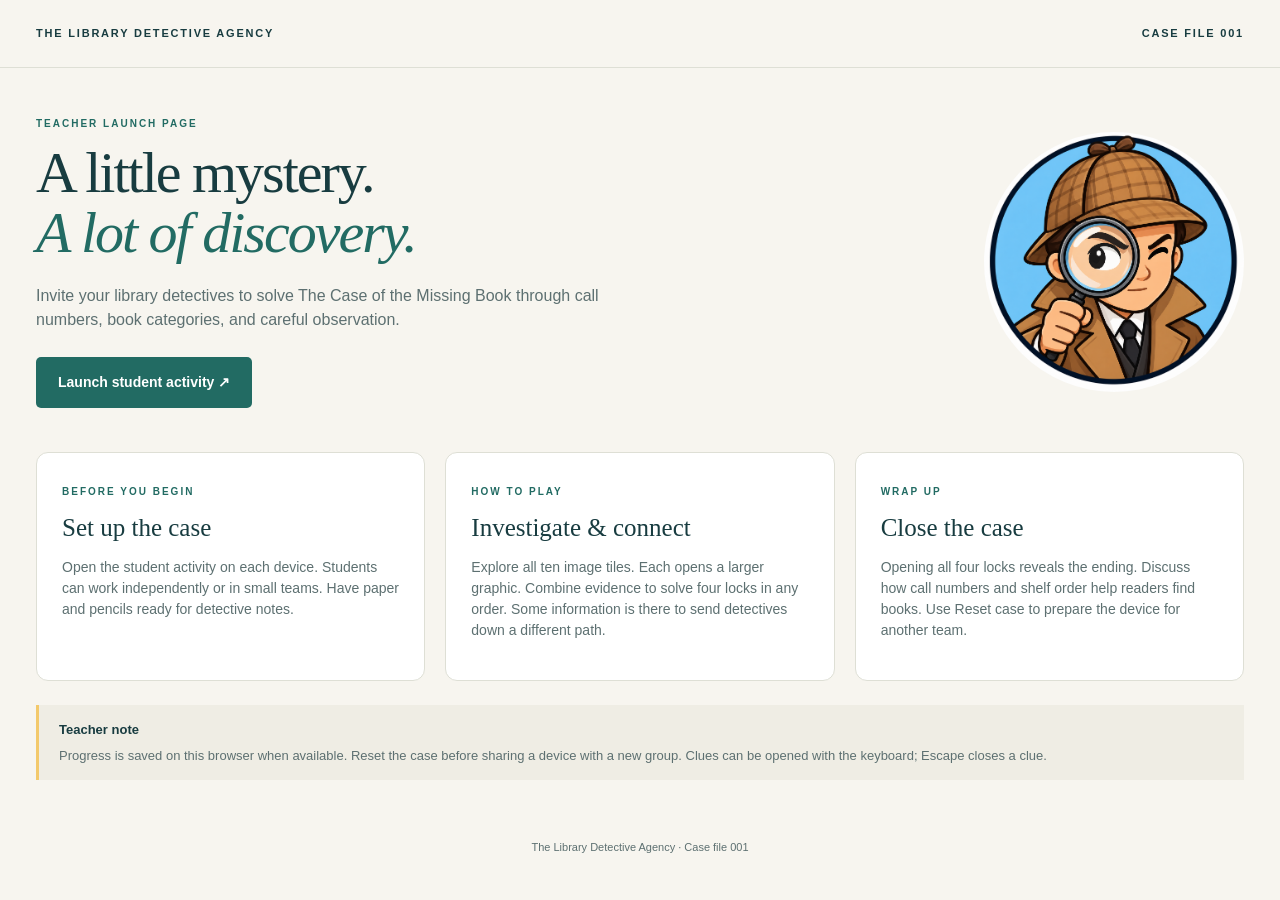
<file: index.html>
<!doctype html><html lang="en"><head><meta charset="utf-8"><meta name="viewport" content="width=device-width,initial-scale=1"><meta name="theme-color" content="#153f43"><title>The Case of the Missing Book</title><link rel="stylesheet" href="styles.css?v=20261023-3"><script src="script.js?v=20261023-3" defer></script></head><body><header class="topbar"><a class="brand" href="index.html">THE LIBRARY DETECTIVE AGENCY</a><span>CASE FILE 001</span></header><main class="teacher-main"><section class="hero"><div><p class="eyebrow">TEACHER LAUNCH PAGE</p><h1>A little mystery.<br><em>A lot of discovery.</em></h1><p>Invite your library detectives to solve The Case of the Missing Book through call numbers, book categories, and careful observation.</p><a class="primary launch" href="student.html">Launch student activity ↗</a></div><img class="teacher-art" src="assets/detective-icon.png" alt="A young detective with a magnifying glass"></section><section class="teacher-cards"><article><span class="eyebrow">BEFORE YOU BEGIN</span><h2>Set up the case</h2><p>Open the student activity on each device. Students can work independently or in small teams. Have paper and pencils ready for detective notes.</p></article><article><span class="eyebrow">HOW TO PLAY</span><h2>Investigate & connect</h2><p>Explore all ten image tiles. Each opens a larger graphic. Combine evidence to solve four locks in any order. Some information is there to send detectives down a different path.</p></article><article><span class="eyebrow">WRAP UP</span><h2>Close the case</h2><p>Opening all four locks reveals the ending. Discuss how call numbers and shelf order help readers find books. Use Reset case to prepare the device for another team.</p></article></section><div class="field-note"><strong>Teacher note</strong><p>Progress is saved on this browser when available. Reset the case before sharing a device with a new group. Clues can be opened with the keyboard; Escape closes a clue.</p></div></main><footer>The Library Detective Agency · Case file 001</footer></body></html>
</file>
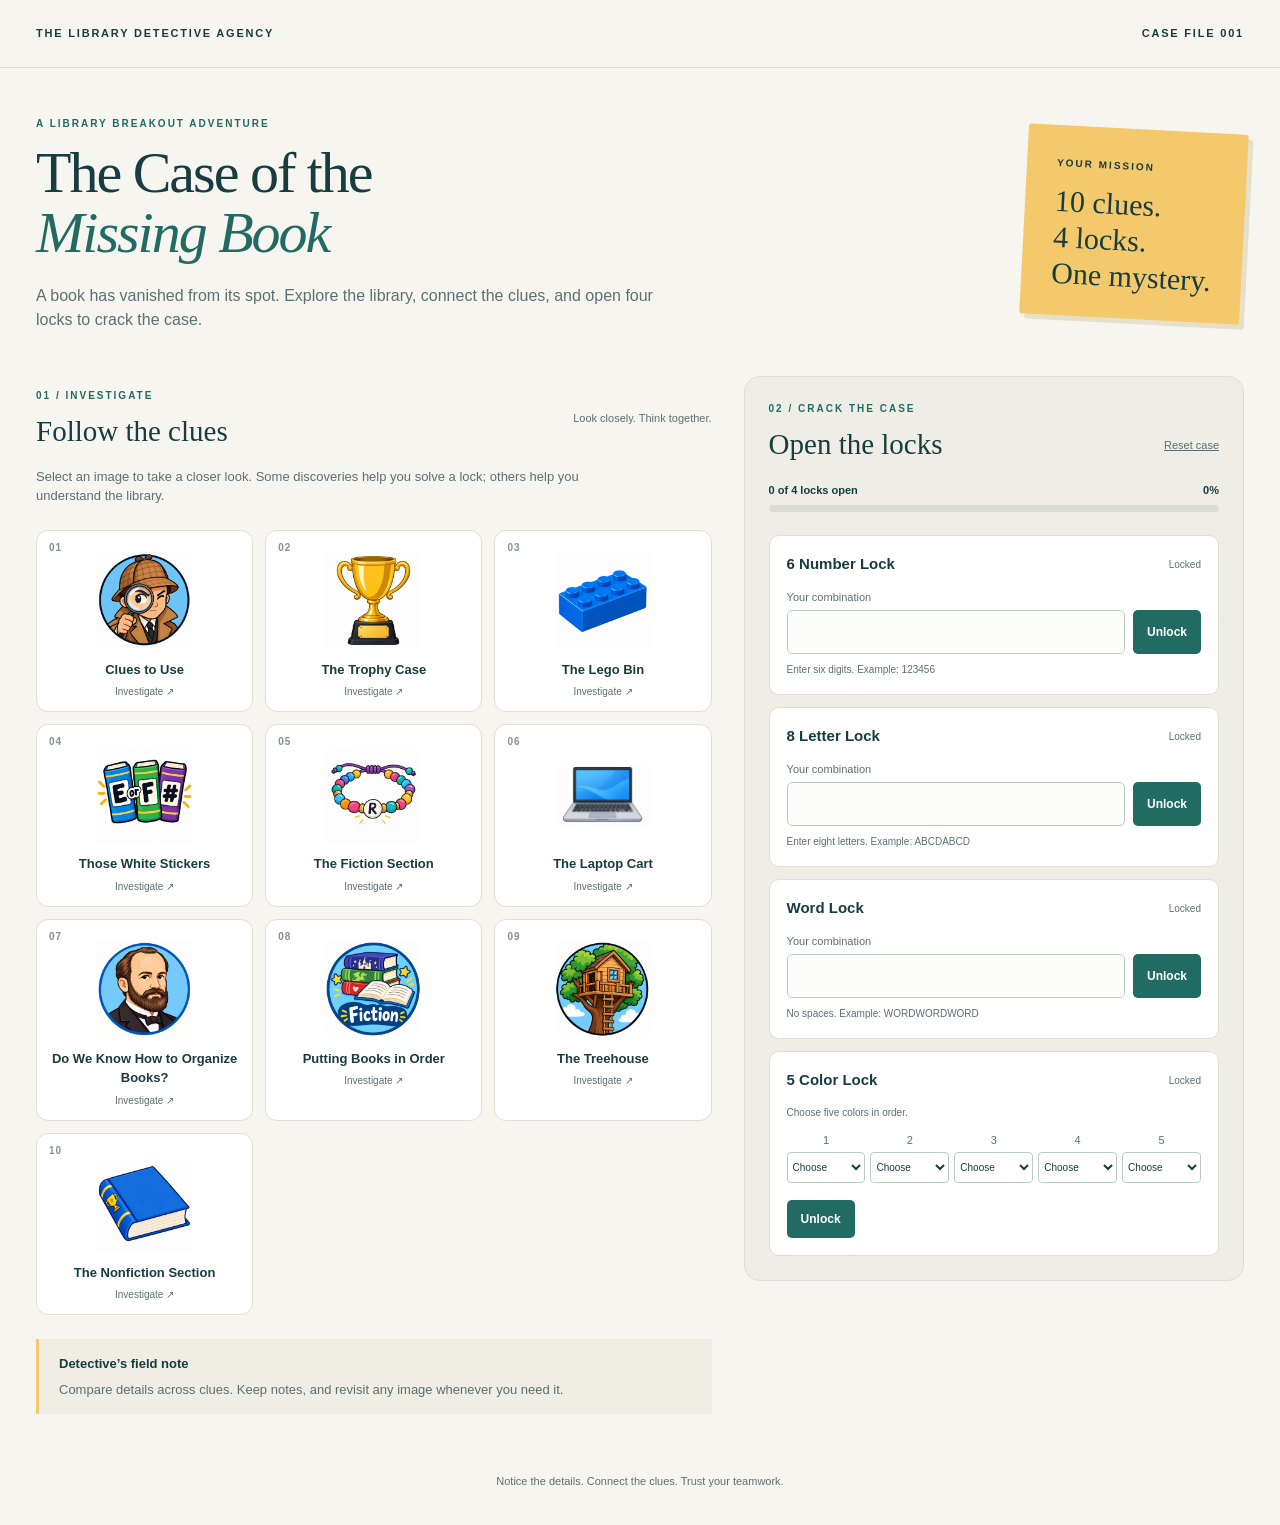
<file: student.html>
<!doctype html><html lang="en"><head><meta charset="utf-8"><meta name="viewport" content="width=device-width,initial-scale=1"><meta name="theme-color" content="#153f43"><title>The Case of the Missing Book</title><link rel="stylesheet" href="styles.css?v=20261023-3"><script src="script.js?v=20261023-3" defer></script></head><body><header class="topbar"><a class="brand" href="index.html">THE LIBRARY DETECTIVE AGENCY</a><span>CASE FILE 001</span></header><main><section class="hero"><div><p class="eyebrow">A LIBRARY BREAKOUT ADVENTURE</p><h1>The Case of the<br><em>Missing Book</em></h1><p>A book has vanished from its spot. Explore the library, connect the clues, and open four locks to crack the case.</p></div><div class="case-stamp"><span>YOUR MISSION</span><strong>10 clues.<br>4 locks.<br>One mystery.</strong></div></section><div class="activity-layout"><section class="clues-panel" aria-labelledby="clues-title"><div class="section-heading"><div><p class="eyebrow">01 / INVESTIGATE</p><h2 id="clues-title">Follow the clues</h2></div><span class="small-note">Look closely. Think together.</span></div><p class="intro">Select an image to take a closer look. Some discoveries help you solve a lock; others help you understand the library.</p><div class="clue-grid"><button class="clue-tile" data-clue="clue-board.png" data-title="Clues to Use" aria-haspopup="dialog"><span class="tile-number">01</span><img src="assets/detective-icon.png" alt="" width="110" height="110"><span>Clues to Use</span><span class="tile-action">Investigate ↗</span></button><button class="clue-tile" data-clue="trophy-case.png?v=2" data-title="The Trophy Case" aria-haspopup="dialog"><span class="tile-number">02</span><img src="assets/trophy-icon.png" alt="" width="110" height="110"><span>The Trophy Case</span><span class="tile-action">Investigate ↗</span></button><button class="clue-tile" data-clue="brick-bin.png?v=2" data-title="The Lego Bin" aria-haspopup="dialog"><span class="tile-number">03</span><img src="assets/brick-icon.png" alt="" width="110" height="110"><span>The Lego Bin</span><span class="tile-action">Investigate ↗</span></button><button class="clue-tile" data-clue="classification.png" data-title="Those White Stickers" aria-haspopup="dialog"><span class="tile-number">04</span><img src="assets/classification-icon.png" alt="" width="110" height="110"><span>Those White Stickers</span><span class="tile-action">Investigate ↗</span></button><button class="clue-tile" data-clue="fiction-shelf.png" data-title="The Fiction Section" aria-haspopup="dialog"><span class="tile-number">05</span><img src="assets/bracelet-icon.png" alt="" width="110" height="110"><span>The Fiction Section</span><span class="tile-action">Investigate ↗</span></button><button class="clue-tile" data-clue="laptop-cart.png" data-title="The Laptop Cart" aria-haspopup="dialog"><span class="tile-number">06</span><img src="assets/laptop-icon.png" alt="" width="110" height="110"><span>The Laptop Cart</span><span class="tile-action">Investigate ↗</span></button><button class="clue-tile" data-clue="dewey.png" data-title="Do We Know How to Organize Books?" aria-haspopup="dialog"><span class="tile-number">07</span><img src="assets/person-icon.png" alt="" width="110" height="110"><span>Do We Know How to Organize Books?</span><span class="tile-action">Investigate ↗</span></button><button class="clue-tile" data-clue="fiction-guide.png" data-title="Putting Books in Order" aria-haspopup="dialog"><span class="tile-number">08</span><img src="assets/fiction-icon.png" alt="" width="110" height="110"><span>Putting Books in Order</span><span class="tile-action">Investigate ↗</span></button><button class="clue-tile" data-clue="treehouse.jpeg" data-title="The Treehouse" aria-haspopup="dialog"><span class="tile-number">09</span><img src="assets/treehouse-icon.png" alt="" width="110" height="110"><span>The Treehouse</span><span class="tile-action">Investigate ↗</span></button><button class="clue-tile" data-clue="nonfiction.png?v=2" data-title="The Nonfiction Section" aria-haspopup="dialog"><span class="tile-number">10</span><img src="assets/book-icon.png" alt="" width="110" height="110"><span>The Nonfiction Section</span><span class="tile-action">Investigate ↗</span></button></div><div class="field-note"><strong>Detective’s field note</strong><p>Compare details across clues. Keep notes, and revisit any image whenever you need it.</p></div></section><aside class="locks-panel" aria-labelledby="locks-title"><p class="eyebrow">02 / CRACK THE CASE</p><div class="section-heading"><h2 id="locks-title">Open the locks</h2><button id="reset" class="text-button">Reset case</button></div><div class="progress-label"><span id="progress-label" role="status">0 of 4 locks open</span><span id="progress-percent">0%</span></div><progress id="progress" value="0" max="4" aria-label="Locks open"></progress><form class="lock-card" data-lock="number"><div class="lock-heading"><h3>6 Number Lock</h3><span class="lock-state">Locked</span></div><label for="number">Your combination</label><div class="input-row"><input id="number" aria-label="6 Number Lock combination" name="answer" aria-describedby="number-hint number-feedback" inputmode="numeric" maxlength="6" autocomplete="off" spellcheck="false" required><button class="primary" type="submit">Unlock</button></div><p class="hint" id="number-hint">Enter six digits. Example: 123456</p><p class="feedback" id="number-feedback" role="status"></p></form><form class="lock-card" data-lock="letters"><div class="lock-heading"><h3>8 Letter Lock</h3><span class="lock-state">Locked</span></div><label for="letters">Your combination</label><div class="input-row"><input id="letters" aria-label="8 Letter Lock combination" name="answer" aria-describedby="letters-hint letters-feedback" inputmode="text" maxlength="8" autocomplete="off" spellcheck="false" required><button class="primary" type="submit">Unlock</button></div><p class="hint" id="letters-hint">Enter eight letters. Example: ABCDABCD</p><p class="feedback" id="letters-feedback" role="status"></p></form><form class="lock-card" data-lock="word"><div class="lock-heading"><h3>Word Lock</h3><span class="lock-state">Locked</span></div><label for="word">Your combination</label><div class="input-row"><input id="word" aria-label="Word Lock combination" name="answer" aria-describedby="word-hint word-feedback" inputmode="text" maxlength="30" autocomplete="off" spellcheck="false" required><button class="primary" type="submit">Unlock</button></div><p class="hint" id="word-hint">No spaces. Example: WORDWORDWORD</p><p class="feedback" id="word-feedback" role="status"></p></form><form class="lock-card" data-lock="color"><div class="lock-heading"><h3>5 Color Lock</h3><span class="lock-state">Locked</span></div><p class="hint">Choose five colors in order.</p><div class="color-row"><label class="color-position">1<select aria-label="Color 1" required><option value="">Choose</option><option value="B">Blue</option><option value="G">Green</option><option value="O">Orange</option><option value="P">Purple</option><option value="R">Red</option><option value="Y">Yellow</option></select></label><label class="color-position">2<select aria-label="Color 2" required><option value="">Choose</option><option value="B">Blue</option><option value="G">Green</option><option value="O">Orange</option><option value="P">Purple</option><option value="R">Red</option><option value="Y">Yellow</option></select></label><label class="color-position">3<select aria-label="Color 3" required><option value="">Choose</option><option value="B">Blue</option><option value="G">Green</option><option value="O">Orange</option><option value="P">Purple</option><option value="R">Red</option><option value="Y">Yellow</option></select></label><label class="color-position">4<select aria-label="Color 4" required><option value="">Choose</option><option value="B">Blue</option><option value="G">Green</option><option value="O">Orange</option><option value="P">Purple</option><option value="R">Red</option><option value="Y">Yellow</option></select></label><label class="color-position">5<select aria-label="Color 5" required><option value="">Choose</option><option value="B">Blue</option><option value="G">Green</option><option value="O">Orange</option><option value="P">Purple</option><option value="R">Red</option><option value="Y">Yellow</option></select></label></div><button class="primary" type="submit">Unlock</button><p class="feedback" id="color-feedback" role="status"></p></form></aside></div><section id="celebration" class="celebration" hidden tabindex="-1"><p class="eyebrow">CASE CLOSED</p><h2>You cracked the case!</h2><p>Congratulations! You cracked the case! Turns out, the missing book was in the wrong place on the library shelves all along. Looks like someone wasn't paying attention to the call number... Now we know why those stickers are so important!</p></section></main><footer>Notice the details. Connect the clues. Trust your teamwork.</footer><dialog id="clue-dialog" aria-labelledby="dialog-title"><div class="dialog-header"><h2 id="dialog-title">Clue</h2><button id="close-dialog" class="primary">Close ×</button></div><div id="clue-image-wrap"></div></dialog><dialog id="reset-dialog" aria-labelledby="reset-title"><h2 id="reset-title">Start a fresh case?</h2><p>This clears your combinations and opens a new investigation.</p><div class="input-row"><button id="cancel-reset" class="secondary">Keep investigating</button><button id="confirm-reset" class="primary">Reset case</button></div></dialog></body></html>
</file>
<file: styles.css>
:root{--ink:#183c40;--muted:#5d7071;--paper:#f7f5ef;--teal:#226b63;--gold:#f3c96b;--line:#dedfd5}*{box-sizing:border-box}body{margin:0;background:var(--paper);color:var(--ink);font-family:Arial,Helvetica,sans-serif;line-height:1.5}button,input,select{font:inherit}button,a,input,select{-webkit-tap-highlight-color:transparent}button,a{touch-action:manipulation}button{cursor:pointer}a{color:inherit}button:focus-visible,a:focus-visible,input:focus-visible,select:focus-visible{outline:3px solid #b45c29;outline-offset:4px}.topbar{max-width:1320px;margin:auto;padding:25px 36px;display:flex;justify-content:space-between;gap:20px;border-bottom:1px solid var(--line);font-size:11px;font-weight:800;letter-spacing:1.8px}.brand{text-decoration:none}main{max-width:1320px;margin:auto;padding:0 36px}.hero{padding:48px 0 44px;display:flex;justify-content:space-between;gap:40px;align-items:center}.eyebrow{font-size:10px;letter-spacing:2px;font-weight:800;color:var(--teal);margin:0 0 12px}h1{font-family:Georgia,serif;font-size:58px;line-height:1.05;letter-spacing:-2px;margin:0 0 20px;font-weight:500}h1 em{color:var(--teal)}.hero p:not(.eyebrow){max-width:620px;color:var(--muted);font-size:16px;margin:0}.case-stamp{background:var(--gold);padding:24px 30px;transform:rotate(3deg);min-width:220px;border-radius:3px;box-shadow:5px 5px 0 #e5dfcc}.case-stamp span{font-size:10px;letter-spacing:2px;font-weight:800}.case-stamp strong{font-family:Georgia,serif;font-weight:500;font-size:30px;line-height:1.2;display:block;margin-top:10px}.activity-layout{display:grid;grid-template-columns:minmax(0,1.35fr) minmax(350px,1fr);gap:32px;align-items:start}.clues-panel{padding-top:12px}.section-heading{display:flex;align-items:center;justify-content:space-between;gap:12px}h2{font-family:Georgia,serif;font-size:29px;font-weight:500;line-height:1.15;margin:0}.small-note{font-size:11px;color:var(--muted)}.intro{font-size:13px;max-width:560px;color:var(--muted);margin:18px 0 24px}.clue-grid{display:grid;grid-template-columns:repeat(3,minmax(0,1fr));gap:12px}.clue-tile{position:relative;display:flex;flex-direction:column;align-items:center;background:#fff;border:1px solid var(--line);border-radius:12px;padding:22px 10px 12px;color:var(--ink);font-weight:700;transition:transform .15s,box-shadow .15s}.clue-tile:hover{transform:translateY(-3px);box-shadow:0 8px 20px #183c4012;border-color:#75a69c}.tile-number{position:absolute;left:12px;top:9px;color:#87918e;font-size:10px;letter-spacing:1px}.clue-tile img{width:95px;height:95px;object-fit:contain;margin:0 0 12px}.clue-tile>span:not(.tile-number):not(.tile-action){font-size:13px}.tile-action{font-size:10px;color:var(--muted);font-weight:400;margin-top:5px}.field-note{border-left:3px solid var(--gold);padding:15px 20px;margin:24px 0;background:#efede4;font-size:13px}.field-note p{color:var(--muted);margin:6px 0 0}.locks-panel{background:#eeeee6;border:1px solid var(--line);border-radius:16px;padding:24px}.text-button{border:0;background:none;color:var(--muted);font-size:11px;text-decoration:underline;padding:8px 0}.progress-label{display:flex;justify-content:space-between;font-size:11px;margin:20px 0 7px;font-weight:700}progress{display:block;width:100%;height:7px;border:0;border-radius:10px;overflow:hidden;margin:0 0 23px;background:#d8ded4}progress::-webkit-progress-bar{background:#d8ded4}progress::-webkit-progress-value{background:var(--teal)}progress::-moz-progress-bar{background:var(--teal)}.lock-card{background:white;border:1px solid var(--line);border-radius:10px;padding:17px;margin-top:12px}.lock-heading{display:flex;justify-content:space-between;align-items:center;gap:10px;margin-bottom:13px}h3{font-size:15px;margin:0}.lock-state{font-size:10px;color:var(--muted)}.lock-card label{display:block;font-size:11px;color:var(--muted);margin-bottom:5px}.input-row{display:flex;gap:8px}.input-row input{width:100%;min-width:0;border:1px solid #bdcbc5;background:#fcfdfb;border-radius:5px;padding:9px 10px;letter-spacing:2px;text-transform:uppercase}.primary,.secondary{border:0;border-radius:5px;padding:10px 14px;font-size:12px;font-weight:700;background:var(--teal);color:white;text-decoration:none;display:inline-block;white-space:nowrap}.primary:hover{background:#174b45}.primary:disabled{background:#dde9df;color:#3e6550;cursor:default}.secondary{background:#e7ece6;color:var(--ink)}.hint{font-size:10px;color:var(--muted);margin:8px 0 0}.feedback{font-size:11px;margin:7px 0 0;color:#8b4e23}.feedback:empty{display:none}.solved{border-color:#8db79a;background:#f7fcf6}.solved .feedback,.solved .lock-state{color:#2a6942}.color-row{display:grid;grid-template-columns:repeat(5,minmax(0,1fr));gap:5px;margin:12px 0}.color-position{text-align:center}.color-position select{display:block;width:100%;font-size:10px;padding:8px 1px;border:1px solid #bdcbc5;border-radius:4px;color:var(--ink);background:#fff;margin-top:4px}.celebration{background:var(--teal);color:white;padding:35px;margin:32px 0;border-radius:14px}.celebration .eyebrow{color:var(--gold)}.celebration p:last-child{max-width:850px}footer{text-align:center;font-size:11px;color:var(--muted);padding:35px 20px}dialog{border:0;border-radius:14px;padding:22px;max-width:1100px;width:94vw;max-height:94vh;color:var(--ink);box-shadow:0 25px 90px #0004}dialog::backdrop{background:#102c32bf;backdrop-filter:blur(4px)}.dialog-header{display:flex;align-items:center;justify-content:space-between;gap:20px;position:sticky;top:-22px;background:white;padding:10px 0;z-index:1}#clue-image-wrap img{display:block;width:100%;height:auto;margin-top:15px}.image-fallback{padding:20px;background:#fff0ce;border-radius:8px;font-size:13px}#reset-dialog{max-width:480px}#reset-dialog .input-row{flex-wrap:wrap}.teacher-art{width:260px;border-radius:50%}.launch{margin-top:25px;font-size:14px;padding:15px 22px}.teacher-cards{display:grid;grid-template-columns:repeat(3,1fr);gap:20px}.teacher-cards article{padding:25px;background:white;border:1px solid var(--line);border-radius:12px}.teacher-cards h2{font-size:25px;margin-top:12px}.teacher-cards p{font-size:14px;color:var(--muted)}[hidden]{display:none!important}@media(min-width:1100px){.clue-grid{grid-template-columns:repeat(3,1fr)}}@media(max-width:900px){.activity-layout{grid-template-columns:1fr 350px;gap:20px}.clue-grid{grid-template-columns:repeat(2,1fr)}.small-note{display:none}h1{font-size:48px}.case-stamp{min-width:180px}.case-stamp strong{font-size:26px}.locks-panel{padding:18px}}@media(max-width:720px){main{padding:0 20px}.topbar{padding:20px;letter-spacing:1px;font-size:9px}.hero{padding:35px 0;gap:20px}h1{font-size:40px}.hero p:not(.eyebrow){font-size:14px}.case-stamp{display:none}.activity-layout{grid-template-columns:1fr}.clue-grid{grid-template-columns:repeat(3,1fr)}.clue-tile img{width:75px;height:75px}.clue-tile>span:not(.tile-number):not(.tile-action){font-size:11px}.teacher-cards{grid-template-columns:1fr}.teacher-art{width:130px}.teacher-main .hero{align-items:flex-start}.teacher-main h1{font-size:34px}.locks-panel{padding:22px}dialog{padding:15px}.dialog-header{top:-15px}h2{font-size:26px}}@media(prefers-reduced-motion:reduce){*{scroll-behavior:auto!important;transition:none!important}}
</file>
